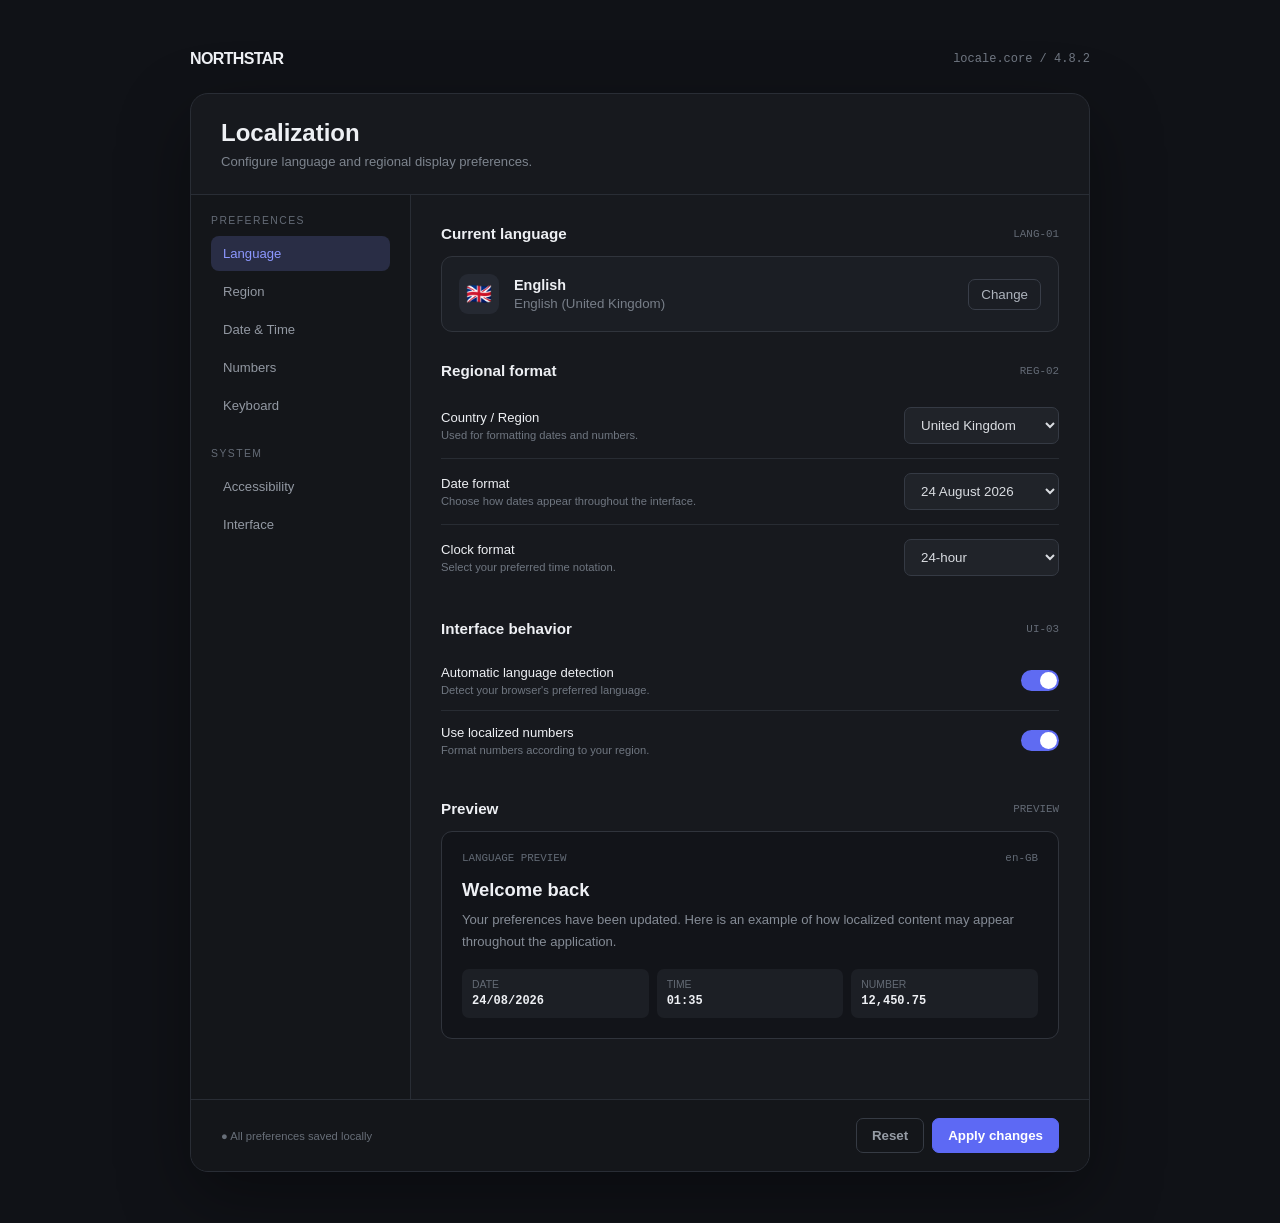
<file: help.html>
<!DOCTYPE html>
<html lang="en">
<head>
  <meta charset="UTF-8">
  <meta name="viewport" content="width=device-width, initial-scale=1.0">
  <title>Locale Center</title>

  <style>
    * {
      box-sizing: border-box;
    }

    body {
      margin: 0;
      min-height: 100vh;
      background: #101217;
      color: #eef0f4;
      font-family: Arial, sans-serif;
    }

    .shell {
      width: min(900px, 94%);
      margin: 50px auto;
    }

    .topbar {
      display: flex;
      justify-content: space-between;
      align-items: center;
      margin-bottom: 25px;
    }

    .logo {
      font-weight: 800;
      letter-spacing: -0.04em;
    }

    .version {
      color: #707782;
      font-family: monospace;
      font-size: 0.75rem;
    }

    .window {
      overflow: hidden;
      border: 1px solid #292d35;
      border-radius: 18px;
      background: #17191e;
      box-shadow: 0 25px 70px rgba(0, 0, 0, 0.35);
    }

    .window-header {
      padding: 25px 30px;
      border-bottom: 1px solid #292d35;
    }

    .window-header h1 {
      margin: 0;
      font-size: 1.5rem;
    }

    .window-header p {
      margin: 7px 0 0;
      color: #7d848e;
      font-size: 0.82rem;
    }

    .content {
      display: grid;
      grid-template-columns: 220px 1fr;
      min-height: 500px;
    }

    .sidebar {
      padding: 20px;
      border-right: 1px solid #292d35;
      background: #14161a;
    }

    .sidebar-title {
      margin: 0 0 10px;
      color: #646b76;
      font-size: 0.65rem;
      text-transform: uppercase;
      letter-spacing: 0.14em;
    }

    .side-link {
      display: block;
      padding: 10px 12px;
      margin: 3px 0;
      border-radius: 8px;
      color: #9298a2;
      font-size: 0.82rem;
      text-decoration: none;
    }

    .side-link:hover {
      background: #1d2026;
      color: #fff;
    }

    .side-link.active {
      background: #292d45;
      color: #8d98ff;
    }

    .settings {
      padding: 30px;
    }

    .setting-block {
      margin-bottom: 30px;
    }

    .setting-heading {
      display: flex;
      justify-content: space-between;
      align-items: center;
      margin-bottom: 14px;
    }

    .setting-heading h2 {
      margin: 0;
      font-size: 0.95rem;
    }

    .setting-heading span {
      color: #636a75;
      font-family: monospace;
      font-size: 0.68rem;
    }

    .language-current {
      display: flex;
      align-items: center;
      gap: 15px;
      padding: 17px;
      border: 1px solid #30343c;
      border-radius: 11px;
      background: #1b1e24;
    }

    .language-current .flag {
      width: 40px;
      height: 40px;
      display: grid;
      place-items: center;
      border-radius: 9px;
      background: #252932;
      font-size: 1.3rem;
    }

    .language-current strong {
      display: block;
      font-size: 0.9rem;
    }

    .language-current small {
      display: block;
      margin-top: 3px;
      color: #777e88;
    }

    .change {
      margin-left: auto;
      padding: 7px 12px;
      border: 1px solid #393e49;
      border-radius: 7px;
      background: transparent;
      color: #aeb4bd;
      cursor: pointer;
    }

    .change:hover {
      background: #252932;
    }

    .option {
      display: flex;
      align-items: center;
      justify-content: space-between;
      padding: 14px 0;
      border-bottom: 1px solid #282c33;
    }

    .option:last-child {
      border-bottom: 0;
    }

    .option-title {
      font-size: 0.82rem;
    }

    .option-description {
      margin-top: 4px;
      color: #6f7680;
      font-size: 0.7rem;
    }

    select {
      min-width: 155px;
      padding: 9px 12px;
      border: 1px solid #353a44;
      border-radius: 7px;
      background: #202329;
      color: #d9dce1;
      outline: none;
    }

    select:focus {
      border-color: #6874ff;
    }

    .switch {
      width: 38px;
      height: 21px;
      padding: 2px;
      border: 0;
      border-radius: 20px;
      background: #373c45;
      cursor: pointer;
    }

    .switch span {
      display: block;
      width: 17px;
      height: 17px;
      border-radius: 50%;
      background: #858b94;
      transition: transform 0.2s ease;
    }

    .switch.on {
      background: #5f6bf2;
    }

    .switch.on span {
      transform: translateX(17px);
      background: #fff;
    }

    .preview {
      padding: 20px;
      border: 1px solid #30343c;
      border-radius: 11px;
      background: #121419;
    }

    .preview-bar {
      display: flex;
      justify-content: space-between;
      margin-bottom: 15px;
      color: #626a75;
      font-family: monospace;
      font-size: 0.68rem;
    }

    .preview-content {
      direction: ltr;
    }

    .preview-content h3 {
      margin: 0 0 8px;
      font-size: 1.15rem;
    }

    .preview-content p {
      margin: 0;
      color: #858c96;
      line-height: 1.65;
      font-size: 0.82rem;
    }

    .sample-data {
      display: grid;
      grid-template-columns: repeat(3, 1fr);
      gap: 8px;
      margin-top: 17px;
    }

    .data-cell {
      padding: 10px;
      border-radius: 7px;
      background: #1c1f25;
    }

    .data-cell small {
      display: block;
      color: #636a74;
      font-size: 0.65rem;
    }

    .data-cell strong {
      display: block;
      margin-top: 4px;
      font-family: monospace;
      font-size: 0.75rem;
    }

    .footer {
      display: flex;
      justify-content: space-between;
      align-items: center;
      padding: 18px 30px;
      border-top: 1px solid #292d35;
      background: #14161a;
    }

    .footer-status {
      color: #676e78;
      font-size: 0.7rem;
    }

    .footer-buttons {
      display: flex;
      gap: 8px;
    }

    .footer button {
      padding: 9px 15px;
      border-radius: 7px;
      cursor: pointer;
      font-weight: 600;
    }

    .reset {
      border: 1px solid #363b44;
      background: transparent;
      color: #969ca5;
    }

    .apply {
      border: 1px solid #5d69f4;
      background: #5d69f4;
      color: white;
    }

    .apply:hover {
      background: #4d59df;
    }

    @media (max-width: 700px) {
      .shell {
        margin: 20px auto;
      }

      .content {
        grid-template-columns: 1fr;
      }

      .sidebar {
        display: none;
      }

      .settings {
        padding: 22px;
      }

      .sample-data {
        grid-template-columns: 1fr;
      }

      .option {
        align-items: flex-start;
        gap: 15px;
        flex-direction: column;
      }

      select {
        width: 100%;
      }

      .footer {
        align-items: flex-start;
        gap: 15px;
        flex-direction: column;
      }
    }
  </style>
</head>

<body>

  <div class="shell">

    <div class="topbar">
      <div class="logo">NORTHSTAR</div>
      <div class="version">locale.core / 4.8.2</div>
    </div>

    <div class="window">

      <div class="window-header">
        <h1>Localization</h1>
        <p>Configure language and regional display preferences.</p>
      </div>

      <div class="content">

        <aside class="sidebar">
          <p class="sidebar-title">Preferences</p>

          <a href="#" class="side-link active">
            Language
          </a>

          <a href="#" class="side-link">
            Region
          </a>

          <a href="#" class="side-link">
            Date & Time
          </a>

          <a href="#" class="side-link">
            Numbers
          </a>

          <a href="#" class="side-link">
            Keyboard
          </a>

          <p class="sidebar-title" style="margin-top: 25px;">
            System
          </p>

          <a href="#" class="side-link">
            Accessibility
          </a>

          <a href="#" class="side-link">
            Interface
          </a>
        </aside>

        <section class="settings">

          <div class="setting-block">

            <div class="setting-heading">
              <h2>Current language</h2>
              <span>LANG-01</span>
            </div>

            <div class="language-current">
              <div class="flag">🇬🇧</div>

              <div>
                <strong>English</strong>
                <small>English (United Kingdom)</small>
              </div>

              <button class="change">
                Change
              </button>
            </div>

          </div>

          <div class="setting-block">

            <div class="setting-heading">
              <h2>Regional format</h2>
              <span>REG-02</span>
            </div>

            <div class="option">
              <div>
                <div class="option-title">Country / Region</div>
                <div class="option-description">
                  Used for formatting dates and numbers.
                </div>
              </div>

              <select>
                <option>United Kingdom</option>
                <option>Netherlands</option>
                <option>Germany</option>
                <option>France</option>
                <option>United States</option>
              </select>
            </div>

            <div class="option">
              <div>
                <div class="option-title">Date format</div>
                <div class="option-description">
                  Choose how dates appear throughout the interface.
                </div>
              </div>

              <select>
                <option>24 August 2026</option>
                <option>24/08/2026</option>
                <option>2026-08-24</option>
              </select>
            </div>

            <div class="option">
              <div>
                <div class="option-title">Clock format</div>
                <div class="option-description">
                  Select your preferred time notation.
                </div>
              </div>

              <select>
                <option>24-hour</option>
                <option>12-hour</option>
              </select>
            </div>

          </div>

          <div class="setting-block">

            <div class="setting-heading">
              <h2>Interface behavior</h2>
              <span>UI-03</span>
            </div>

            <div class="option">
              <div>
                <div class="option-title">
                  Automatic language detection
                </div>

                <div class="option-description">
                  Detect your browser's preferred language.
                </div>
              </div>

              <button class="switch on">
                <span></span>
              </button>
            </div>

            <div class="option">
              <div>
                <div class="option-title">
                  Use localized numbers
                </div>

                <div class="option-description">
                  Format numbers according to your region.
                </div>
              </div>

              <button class="switch on">
                <span></span>
              </button>
            </div>

          </div>

          <div class="setting-block">

            <div class="setting-heading">
              <h2>Preview</h2>
              <span>PREVIEW</span>
            </div>

            <div class="preview">

              <div class="preview-bar">
                <span>LANGUAGE PREVIEW</span>
                <span>en-GB</span>
              </div>

              <div class="preview-content">
                <h3>Welcome back</h3>

                <p>
                  Your preferences have been updated.
                  Here is an example of how localized content
                  may appear throughout the application.
                </p>

                <div class="sample-data">

                  <div class="data-cell">
                    <small>DATE</small>
                    <strong>24/08/2026</strong>
                  </div>

                  <div class="data-cell">
                    <small>TIME</small>
                    <strong>01:35</strong>
                  </div>

                  <div class="data-cell">
                    <small>NUMBER</small>
                    <strong>12,450.75</strong>
                  </div>

                </div>
              </div>

            </div>

          </div>

        </section>

      </div>

      <div class="footer">

        <div class="footer-status">
          ● All preferences saved locally
        </div>

        <div class="footer-buttons">
          <button class="reset">
            Reset
          </button>

          <button class="apply">
            Apply changes
          </button>
        </div>

      </div>

    </div>

  </div>

  <script>
    const switches = document.querySelectorAll(".switch");

    switches.forEach(button => {
      button.addEventListener("click", () => {
        button.classList.toggle("on");
      });
    });

    const changeButton = document.querySelector(".change");

    changeButton.addEventListener("click", () => {
      alert("Language selector opened.");
    });

    const resetButton = document.querySelector(".reset");

    resetButton.addEventListener("click", () => {
      switches.forEach(button => {
        button.classList.remove("on");
      });

      switches[0].classList.add("on");
      switches[1].classList.add("on");
    });
  </script>

</body>
</html>
</file>
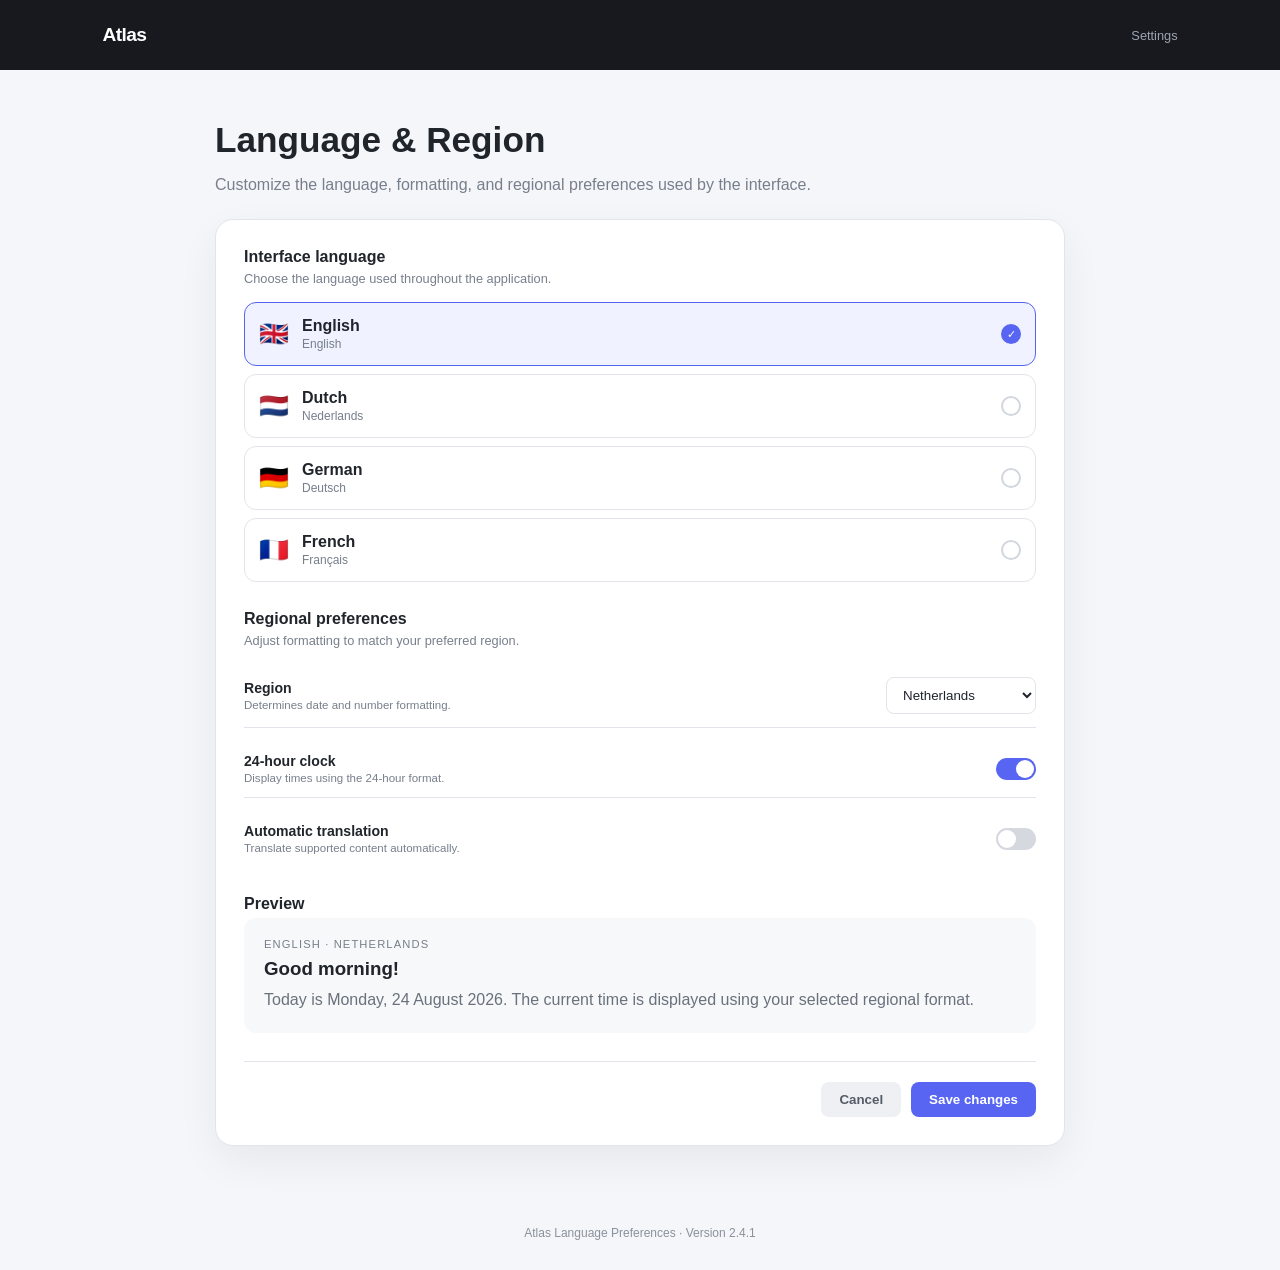
<file: welcome.html>
<!DOCTYPE html>
<html lang="en">
<head>
  <meta charset="UTF-8">
  <meta name="viewport" content="width=device-width, initial-scale=1.0">
  <title>Language Preferences</title>
  <style>
    :root {
      --bg: #f4f6fa;
      --panel: #ffffff;
      --text: #20242b;
      --muted: #777f8c;
      --primary: #5865f2;
      --border: #e1e4ea;
      --soft: #f0f2ff;
    }

    * {
      box-sizing: border-box;
    }

    body {
      margin: 0;
      min-height: 100vh;
      background: var(--bg);
      color: var(--text);
      font-family: Arial, sans-serif;
    }

    header {
      padding: 24px 8%;
      background: #17191f;
      color: white;
    }

    header nav {
      display: flex;
      align-items: center;
      justify-content: space-between;
    }

    .brand {
      font-size: 1.2rem;
      font-weight: 800;
      letter-spacing: -0.03em;
    }

    .status {
      color: #9da4b0;
      font-size: 0.8rem;
    }

    main {
      width: min(850px, 92%);
      margin: 50px auto;
    }

    .intro {
      margin-bottom: 25px;
    }

    .intro h1 {
      margin: 0;
      font-size: 2.2rem;
    }

    .intro p {
      color: var(--muted);
    }

    .panel {
      padding: 28px;
      background: var(--panel);
      border: 1px solid var(--border);
      border-radius: 18px;
      box-shadow: 0 15px 40px rgba(0, 0, 0, 0.06);
    }

    .section {
      margin-bottom: 28px;
    }

    .section:last-child {
      margin-bottom: 0;
    }

    .section h2 {
      margin: 0 0 5px;
      font-size: 1rem;
    }

    .section-description {
      margin: 0 0 16px;
      color: var(--muted);
      font-size: 0.8rem;
    }

    .language-list {
      display: grid;
      gap: 8px;
    }

    .language {
      display: flex;
      align-items: center;
      gap: 13px;
      padding: 14px;
      border: 1px solid var(--border);
      border-radius: 12px;
      cursor: pointer;
      transition: 0.2s ease;
    }

    .language:hover {
      background: #fafbfc;
      transform: translateY(-1px);
    }

    .language.active {
      border-color: var(--primary);
      background: var(--soft);
    }

    .flag {
      font-size: 1.5rem;
    }

    .language-info {
      flex: 1;
    }

    .language-name {
      display: block;
      font-weight: 700;
    }

    .language-native {
      display: block;
      margin-top: 2px;
      color: var(--muted);
      font-size: 0.75rem;
    }

    .check {
      width: 20px;
      height: 20px;
      display: grid;
      place-items: center;
      border: 2px solid #d2d6de;
      border-radius: 50%;
      color: transparent;
      font-size: 0.7rem;
    }

    .language.active .check {
      border-color: var(--primary);
      background: var(--primary);
      color: white;
    }

    .preferences {
      display: grid;
      gap: 12px;
    }

    .preference {
      display: flex;
      align-items: center;
      justify-content: space-between;
      gap: 20px;
      padding: 13px 0;
      border-bottom: 1px solid var(--border);
    }

    .preference:last-child {
      border-bottom: 0;
    }

    .preference-title {
      font-size: 0.88rem;
      font-weight: 600;
    }

    .preference-description {
      margin-top: 3px;
      color: var(--muted);
      font-size: 0.72rem;
    }

    select {
      min-width: 150px;
      padding: 9px 12px;
      border: 1px solid var(--border);
      border-radius: 8px;
      background: white;
      color: var(--text);
    }

    .toggle {
      width: 40px;
      height: 22px;
      padding: 2px;
      border: 0;
      border-radius: 20px;
      background: #d5d8df;
      cursor: pointer;
    }

    .toggle span {
      display: block;
      width: 18px;
      height: 18px;
      border-radius: 50%;
      background: white;
      transition: transform 0.2s ease;
    }

    .toggle.active {
      background: var(--primary);
    }

    .toggle.active span {
      transform: translateX(18px);
    }

    .preview {
      padding: 20px;
      border-radius: 12px;
      background: #f7f8fa;
    }

    .preview-label {
      margin-bottom: 8px;
      color: var(--muted);
      font-size: 0.7rem;
      text-transform: uppercase;
      letter-spacing: 0.1em;
    }

    .preview h3 {
      margin: 0 0 7px;
    }

    .preview p {
      margin: 0;
      color: #69717c;
      line-height: 1.6;
    }

    .actions {
      display: flex;
      justify-content: flex-end;
      gap: 10px;
      margin-top: 25px;
      padding-top: 20px;
      border-top: 1px solid var(--border);
    }

    button {
      padding: 10px 18px;
      border: 0;
      border-radius: 8px;
      font-weight: 600;
      cursor: pointer;
    }

    .cancel {
      background: #eef0f3;
      color: #555c67;
    }

    .save {
      background: var(--primary);
      color: white;
    }

    .save:hover {
      background: #4753d9;
    }

    footer {
      padding: 30px;
      text-align: center;
      color: #8a919b;
      font-size: 0.75rem;
    }

    @media (max-width: 600px) {
      header {
        padding: 20px;
      }

      main {
        margin: 30px auto;
      }

      .panel {
        padding: 20px;
      }

      .preference {
        align-items: flex-start;
        flex-direction: column;
      }

      select {
        width: 100%;
      }

      .actions {
        flex-direction: column;
      }

      .actions button {
        width: 100%;
      }
    }
  </style>
</head>

<body>

  <header>
    <nav>
      <div class="brand">Atlas</div>
      <div class="status">Settings</div>
    </nav>
  </header>

  <main>
    <div class="intro">
      <h1>Language & Region</h1>
      <p>Customize the language, formatting, and regional preferences used by the interface.</p>
    </div>

    <section class="panel">

      <div class="section">
        <h2>Interface language</h2>
        <p class="section-description">
          Choose the language used throughout the application.
        </p>

        <div class="language-list">

          <div class="language active">
            <span class="flag">🇬🇧</span>
            <span class="language-info">
              <span class="language-name">English</span>
              <span class="language-native">English</span>
            </span>
            <span class="check">✓</span>
          </div>

          <div class="language">
            <span class="flag">🇳🇱</span>
            <span class="language-info">
              <span class="language-name">Dutch</span>
              <span class="language-native">Nederlands</span>
            </span>
            <span class="check">✓</span>
          </div>

          <div class="language">
            <span class="flag">🇩🇪</span>
            <span class="language-info">
              <span class="language-name">German</span>
              <span class="language-native">Deutsch</span>
            </span>
            <span class="check">✓</span>
          </div>

          <div class="language">
            <span class="flag">🇫🇷</span>
            <span class="language-info">
              <span class="language-name">French</span>
              <span class="language-native">Français</span>
            </span>
            <span class="check">✓</span>
          </div>

        </div>
      </div>

      <div class="section">
        <h2>Regional preferences</h2>
        <p class="section-description">
          Adjust formatting to match your preferred region.
        </p>

        <div class="preferences">

          <div class="preference">
            <div>
              <div class="preference-title">Region</div>
              <div class="preference-description">
                Determines date and number formatting.
              </div>
            </div>

            <select>
              <option>Netherlands</option>
              <option>United Kingdom</option>
              <option>Germany</option>
              <option>France</option>
              <option>United States</option>
            </select>
          </div>

          <div class="preference">
            <div>
              <div class="preference-title">24-hour clock</div>
              <div class="preference-description">
                Display times using the 24-hour format.
              </div>
            </div>

            <button class="toggle active">
              <span></span>
            </button>
          </div>

          <div class="preference">
            <div>
              <div class="preference-title">Automatic translation</div>
              <div class="preference-description">
                Translate supported content automatically.
              </div>
            </div>

            <button class="toggle">
              <span></span>
            </button>
          </div>

        </div>
      </div>

      <div class="section">
        <h2>Preview</h2>

        <div class="preview">
          <div class="preview-label">English · Netherlands</div>
          <h3>Good morning!</h3>
          <p>
            Today is Monday, 24 August 2026.
            The current time is displayed using your selected regional format.
          </p>
        </div>
      </div>

      <div class="actions">
        <button class="cancel">Cancel</button>
        <button class="save">Save changes</button>
      </div>

    </section>
  </main>

  <footer>
    Atlas Language Preferences · Version 2.4.1
  </footer>

  <script>
    const languages = document.querySelectorAll(".language");

    languages.forEach(language => {
      language.addEventListener("click", () => {
        languages.forEach(item => {
          item.classList.remove("active");
        });

        language.classList.add("active");
      });
    });

    const toggles = document.querySelectorAll(".toggle");

    toggles.forEach(toggle => {
      toggle.addEventListener("click", () => {
        toggle.classList.toggle("active");
      });
    });
  </script>

</body>
</html>
</file>
